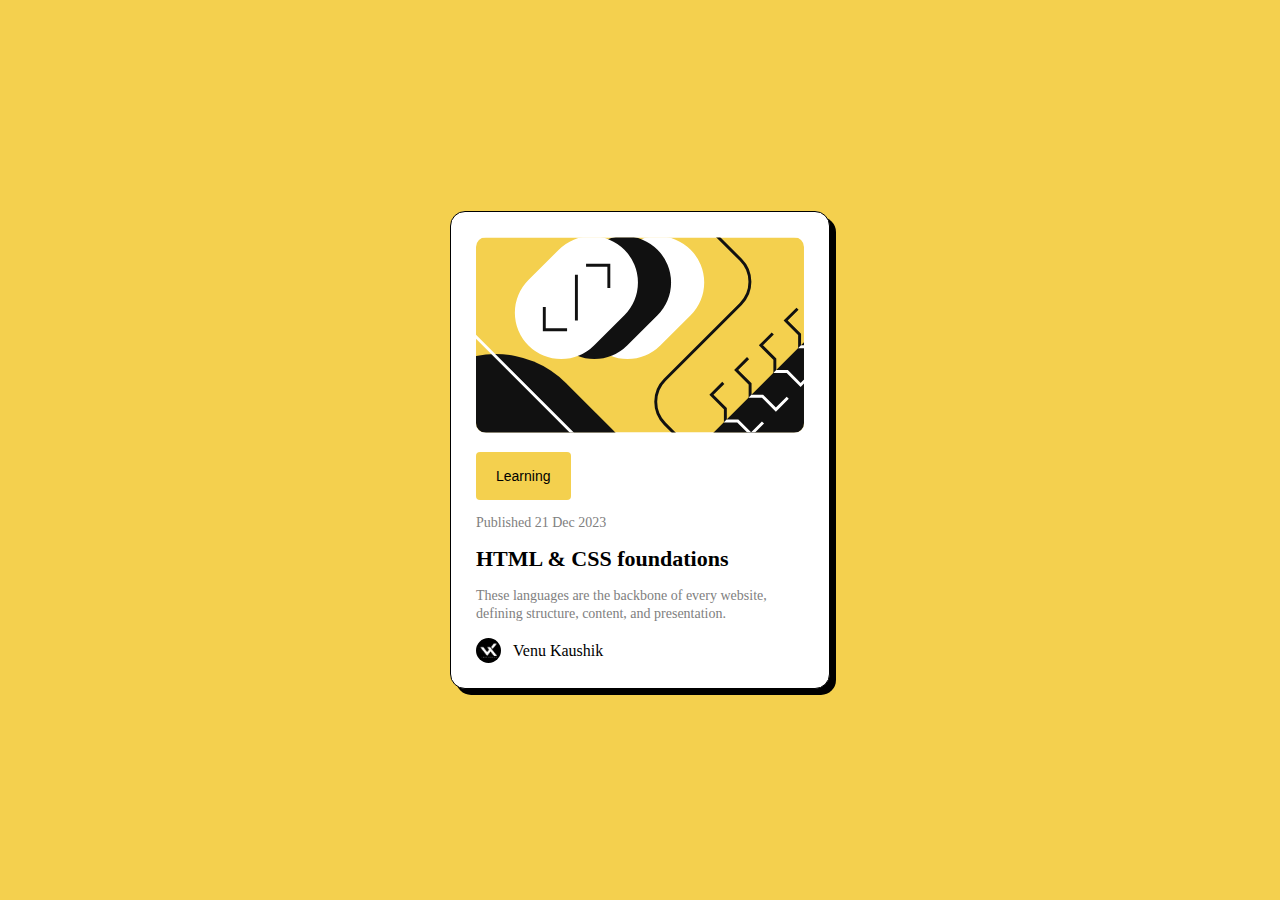
<file: blog preview card/index.html>
<!DOCTYPE html>
<html lang="en">
  <head>
    <meta charset="UTF-8" />
    <meta name="viewport" content="width=device-width, initial-scale=1.0" />
    <link
      rel="shortcut icon"
      href="assests/favicon-32x32.png"
      type="image/x-icon"
    />
    <link rel="stylesheet" href="style.css" />
    <title>Frontend Mentor | Blog preview card</title>
  </head>
  <body>
    <div class="wrapper">
      <div class="card">
        <img src="assests/illustration-article.svg" alt="" />
        <button>Learning</button>
        <p class="publication">Published 21 Dec 2023</p>
        <h2 class="heading">HTML & CSS foundations</h2>
        <p class="desc">
          These languages are the backbone of every website, defining structure,
          content, and presentation.
        </p>
        <div class="about">
          <img src="assests/VENU_KAUSHIK.png" alt="" />
          <p class="name">Venu Kaushik</p>
        </div>
      </div>
    </div>
  </body>
</html>
</file>
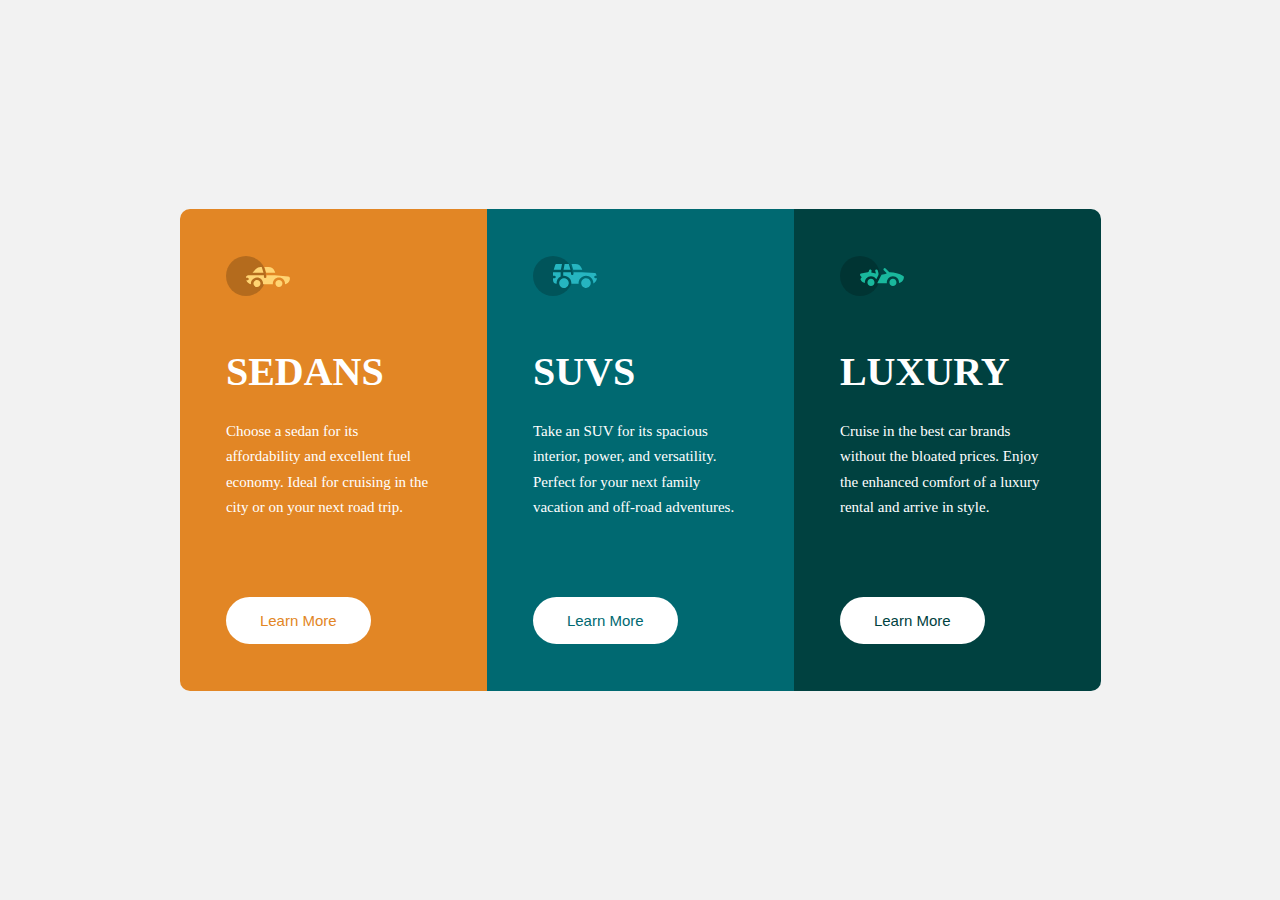
<file: previewCardComponent/index.html>
<!DOCTYPE html>
<html lang="en">
  <head>
    <meta charset="UTF-8" />
    <meta name="viewport" content="width=device-width, initial-scale=1.0" />
    <title>Frontend Mentor | 3-column preview card component</title>
    <link rel="stylesheet" href="style.css" />
    <link
      rel="shortcut icon"
      href="assests/favicon-32x32.png"
      type="image/x-icon"
    />
  </head>
  <body>
    <div class="container">
      <div class="sedan-box card">
        <div class="image">
          <img src="assests/icon-sedans.svg" alt="" />
        </div>
        <div class="about">
          <h1>SEDANS</h1>
          <p>
            Choose a sedan for its affordability and excellent fuel economy.
            Ideal for cruising in the city or on your next road trip.
          </p>
        </div>
        <div class="more-btn">
          <button>Learn More</button>
        </div>
      </div>
      <div class="suv-box card">
        <div class="image"><img src="assests/icon-suvs.svg" alt="" /></div>
        <div class="about">
          <h1>SUVS</h1>
          <p>
            Take an SUV for its spacious interior, power, and versatility.
            Perfect for your next family vacation and off-road adventures.
          </p>
        </div>
        <div class="more-btn">
          <button>Learn More</button>
        </div>
      </div>
      <div class="luxury-box card">
        <div class="image">
          <img src="assests/icon-luxury.svg" alt="" />
        </div>
        <div class="about">
          <h1>LUXURY</h1>
          <p>
            Cruise in the best car brands without the bloated prices. Enjoy the
            enhanced comfort of a luxury rental and arrive in style.
          </p>
        </div>
        <div class="more-btn">
          <button>Learn More</button>
        </div>
      </div>
    </div>
  </body>
</html>
</file>
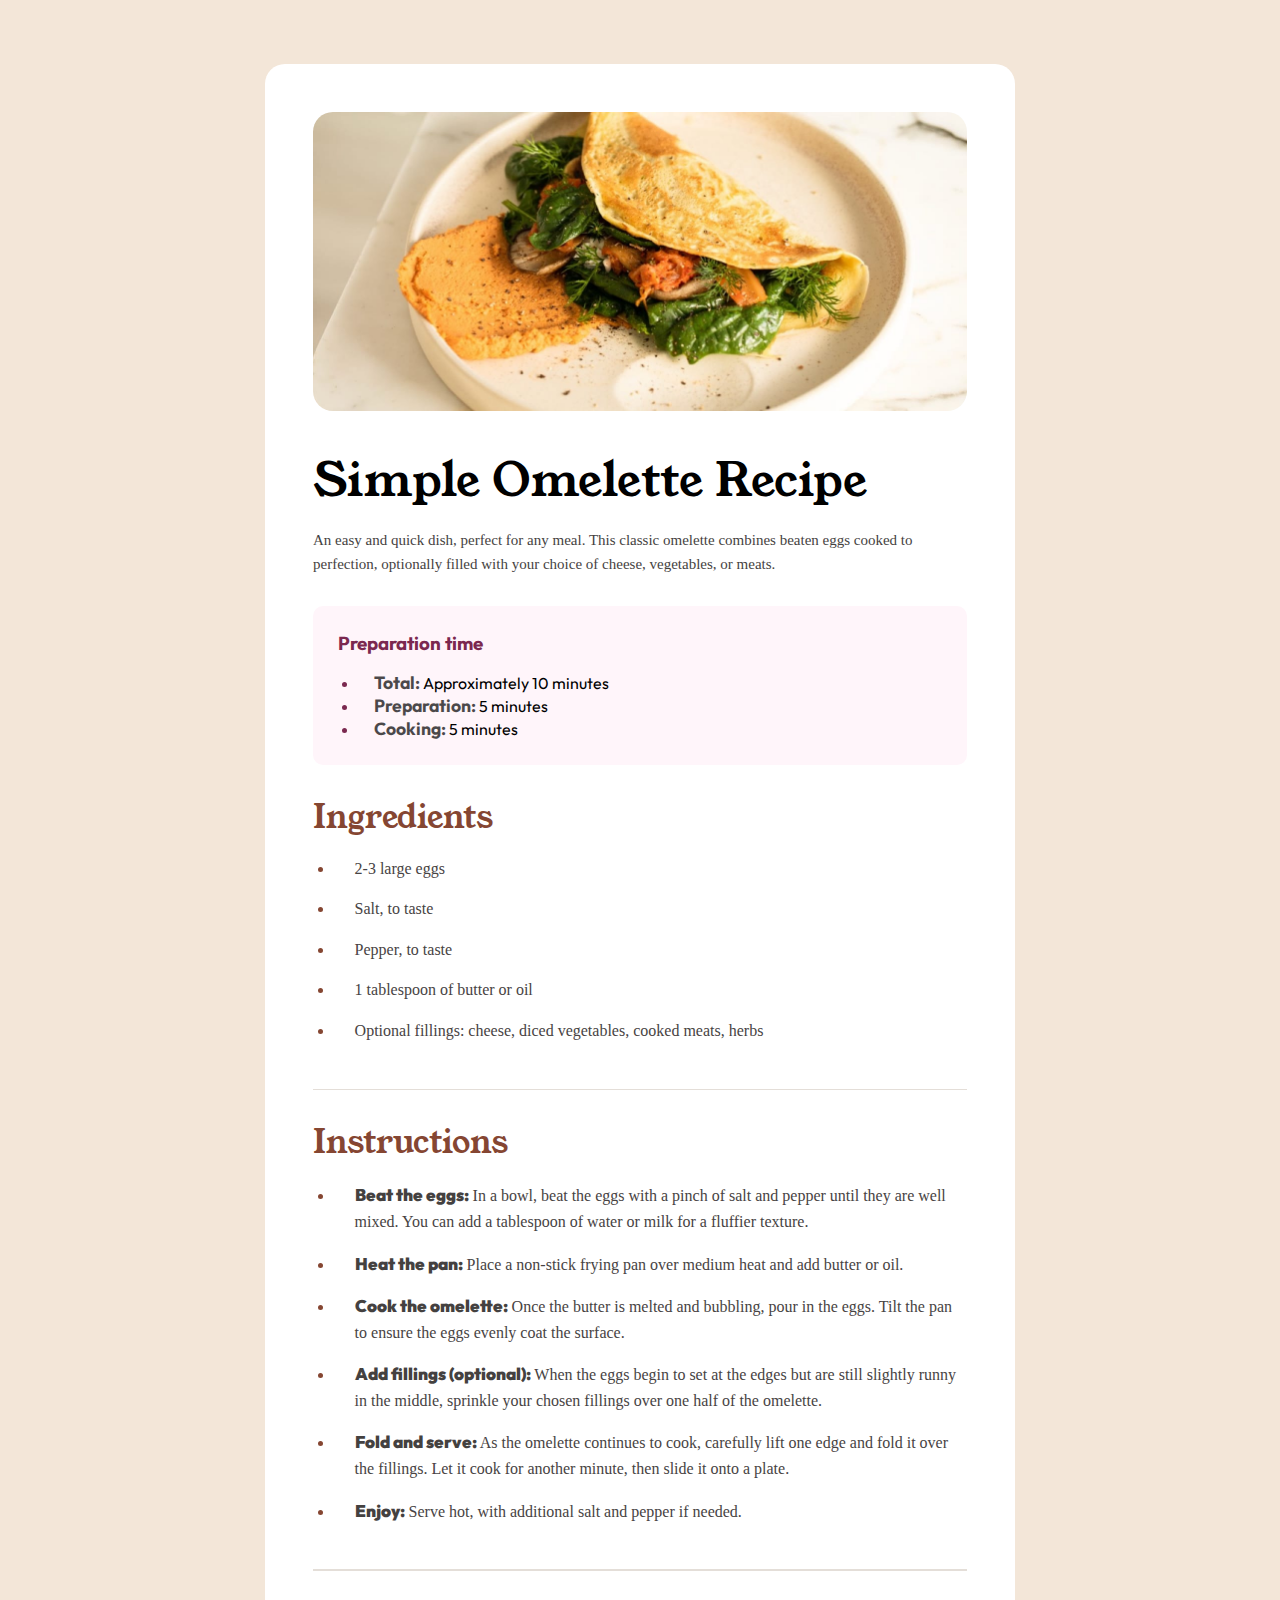
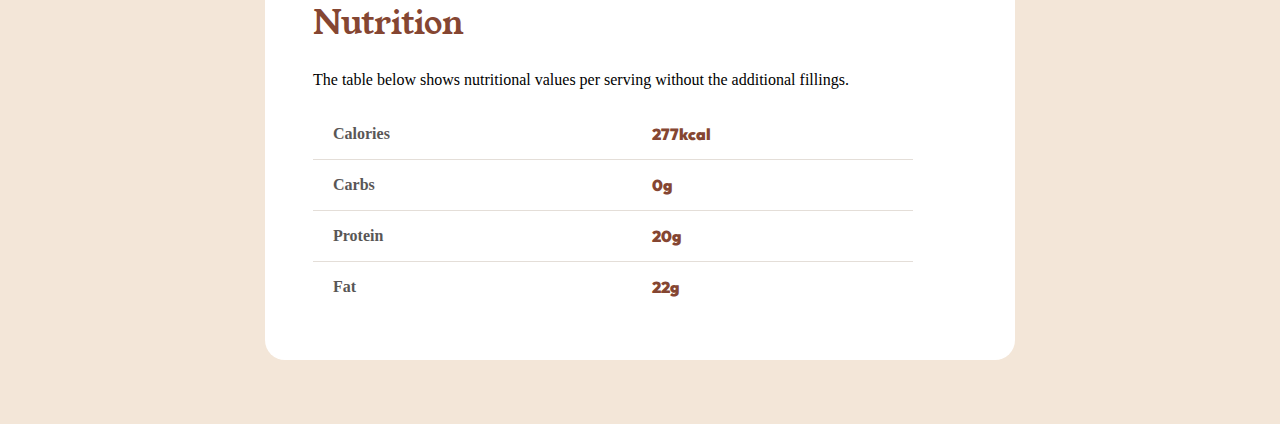
<file: recipe page/index.html>
<!DOCTYPE html>
<html lang="en">
  <head>
    <meta charset="UTF-8" />
    <meta name="viewport" content="width=device-width, initial-scale=1.0" />
    <title>Frontend Mentor | Recipe page</title>
    <link
      rel="shortcut icon"
      href="assests/favicon-32x32.png"
      type="image/x-icon"
    />
    <link rel="stylesheet" href="style.css" />
  </head>
  <body>
    <div class="wrapper">
      <div class="card-img">
        <img src="assests/image-omelette.jpeg" alt="" />
      </div>
      <div class="card-content">
        <div class="about">
          <h1 class="about-heading">Simple Omelette Recipe</h1>
          <p class="desc">
            An easy and quick dish, perfect for any meal. This classic omelette
            combines beaten eggs cooked to perfection, optionally filled with
            your choice of cheese, vegetables, or meats.
          </p>
        </div>
        <div class="prep-box">
          <h3>Preparation time</h3>
          <ul>
            <li><span>Total:</span> Approximately 10 minutes</li>
            <li><span>Preparation:</span> 5 minutes</li>
            <li><span>Cooking:</span> 5 minutes</li>
          </ul>
        </div>
        <div class="ingredients">
          <h2 class="heading">Ingredients</h2>
          <ul>
            <li>2-3 large eggs</li>
            <li>Salt, to taste</li>
            <li>Pepper, to taste</li>
            <li>1 tablespoon of butter or oil</li>
            <li>
              Optional fillings: cheese, diced vegetables, cooked meats, herbs
            </li>
          </ul>
        </div>
        <div class="seperator"></div>
        <div class="instructions">
          <h2 class="heading">Instructions</h2>
          <ul>
            <li>
              <span>Beat the eggs:</span> In a bowl, beat the eggs with a pinch
              of salt and pepper until they are well mixed. You can add a
              tablespoon of water or milk for a fluffier texture.
            </li>
            <li>
              <span>Heat the pan:</span> Place a non-stick frying pan over
              medium heat and add butter or oil.
            </li>
            <li>
              <span>Cook the omelette:</span> Once the butter is melted and
              bubbling, pour in the eggs. Tilt the pan to ensure the eggs evenly
              coat the surface.
            </li>
            <li>
              <span>Add fillings (optional):</span> When the eggs begin to set
              at the edges but are still slightly runny in the middle, sprinkle
              your chosen fillings over one half of the omelette.
            </li>
            <li>
              <span>Fold and serve:</span> As the omelette continues to cook,
              carefully lift one edge and fold it over the fillings. Let it cook
              for another minute, then slide it onto a plate.
            </li>
            <li>
              <span>Enjoy:</span> Serve hot, with additional salt and pepper if
              needed.
            </li>
          </ul>
        </div>
        <div class="seperator"></div>
        <div class="nutri-val">
          <h2 class="heading">Nutrition</h2>
          <p>
            The table below shows nutritional values per serving without the
            additional fillings.
          </p>
          <table>
            <tbody>
              <tr>
                <th>Calories</th>
                <td>277kcal</td>
              </tr>
              <tr>
                <th>Carbs</th>
                <td>0g</td>
              </tr>
              <tr>
                <th>Protein</th>
                <td>20g</td>
              </tr>
              <tr>
                <th>Fat</th>
                <td>22g</td>
              </tr>
            </tbody>
          </table>
        </div>
      </div>
    </div>
  </body>
</html>
</file>
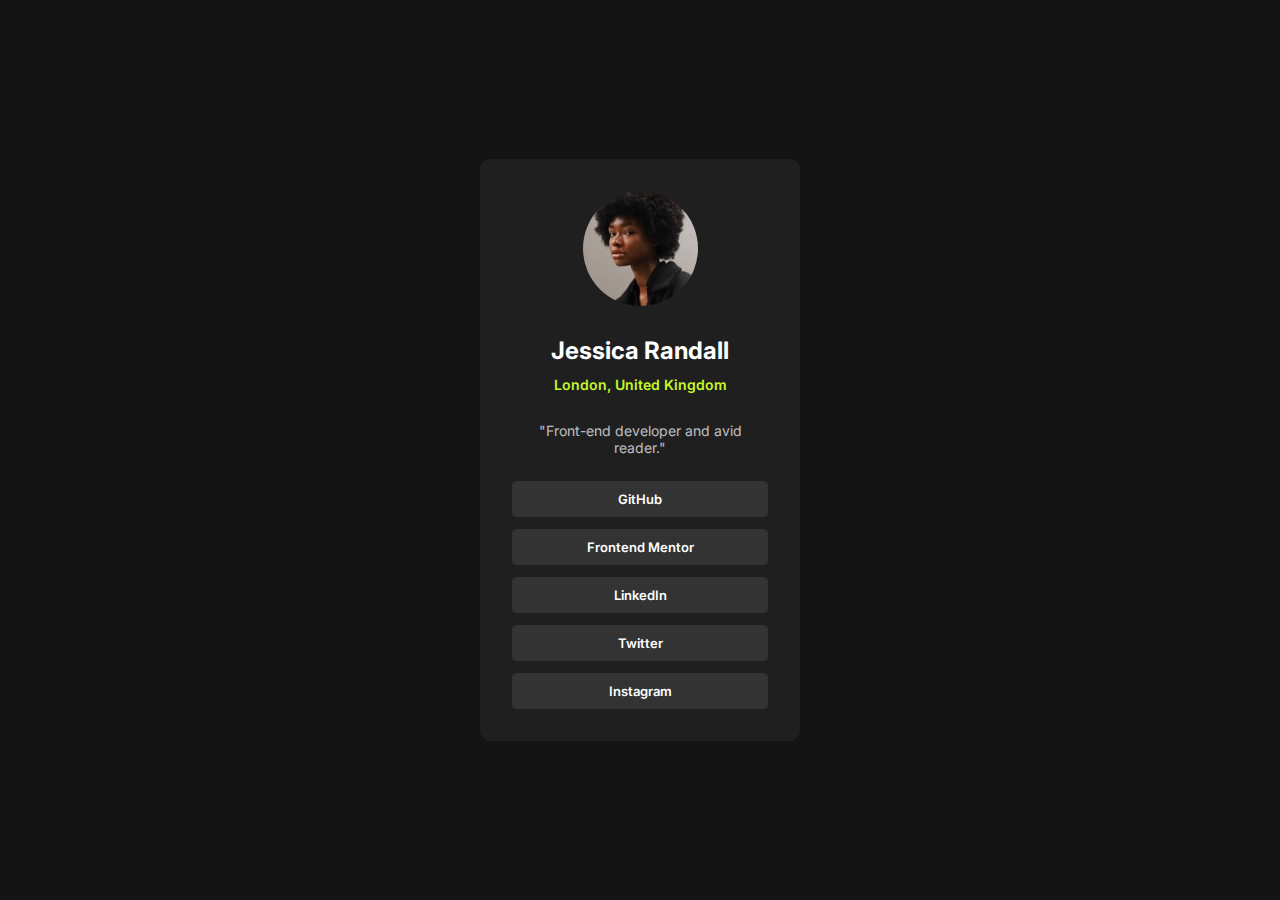
<file: socialLinkProfile/index.html>
<!DOCTYPE html>
<html lang="en">
  <head>
    <meta charset="UTF-8" />
    <meta name="viewport" content="width=device-width, initial-scale=1.0" />
    <title>Frontend Mentor | Social links profile</title>
    <!-- <link rel="preconnect" href="https://fonts.googleapis.com" />
    <link rel="preconnect" href="https://fonts.gstatic.com" crossorigin />
    <link
      href="https://fonts.googleapis.com/css2?family=Inter:wght@400;600;700&display=swap"
      rel="stylesheet"
    /> -->
    <link
      rel="shortcut icon"
      href="images/favicon-32x32.png"
      type="image/x-icon"
    />
    <link rel="stylesheet" href="style.css" />
  </head>
  <body>
    <div class="container">
      <div class="inner-container">
        <div class="avatar">
          <img src="images/avatar-jessica.jpeg" />
        </div>
        <div class="about">
          Jessica Randall <br />
          <span>London, United Kingdom</span>
        </div>
        <div class="description">"Front-end developer and avid reader."</div>

        <!-- buttons -->
        <div class="btns">
          <button class="btn">GitHub</button>
          <button class="btn">Frontend Mentor</button>
          <button class="btn">LinkedIn</button>
          <button class="btn">Twitter</button>
          <button class="btn">Instagram</button>
        </div>
      </div>
    </div>
  </body>
</html>
</file>
<file: blog preview card/style.css>
* {
  margin: 0;
  padding: 0;
  box-sizing: border-box;
}

body {
  min-height: 100vh;
  display: flex;
  align-items: center;
  justify-content: center;
  background: hsl(47, 88%, 63%);
}

.wrapper {
  max-width: 380px;
  background: #ffffff;
  padding: 25px;
  border: 1px solid rgb(0, 0, 0);
  box-shadow: 6px 6px;
  border-radius: 15px;
}

img {
  width: 100%;
  border-radius: 10px;
}

button {
  border-radius: 4px;
  font-size: 14px;
  margin-block: 15px;
  padding: 16px 20px;
  border: none;
  background: hsl(47, 88%, 63%);
}

.publication {
  margin-bottom: 15px;
  font-size: 14px;
  color: gray;
}

.heading {
  font-size: 22px;
}

.desc {
  font-size: 14px;
  color: gray;
  width: 320px;
  line-height: 1.3;
  margin-block: 15px;
}

.about {
  display: flex;
  gap: 12px;
  align-items: center;
}

.about img {
  width: 25px;
  border-radius: 50%;
}
</file>
<file: previewCardComponent/style.css>
@import url("https://fonts.googleapis.com/css2?family=Lexend+Deca&display=swap");

* {
  margin: 0;
  padding: 0;
  box-sizing: border-box;
}

:root {
  --primary-clr: #ffffff;
  --sedan-clr: #e28625;
  --suv-clr: #006971;
  --luxury-clr: #004140;
}

body {
  min-height: 100vh;
  min-width: 100%;
  display: flex;
  justify-content: center;
  align-items: center;
  background: #f2f2f2;
}

.container {
  width: 921px;
  display: flex;
}

.about {
  color: var(--primary-clr);
}

.card {
  display: flex;
  flex-direction: column;
  padding: 2.9rem 3.5rem 2.9rem 2.9rem;
}

h1 {
  font-size: 40px;
}

p {
  font-size: 15px;
  line-height: 1.7;
}

.sedan-box {
  border-radius: 10px 0 0 10px;
  width: 307px;
  background-color: var(--sedan-clr);
}

.suv-box {
  width: 307px;
  background-color: var(--suv-clr);
}

.luxury-box {
  border-radius: 0 10px 10px 0;
  width: 307px;
  background-color: var(--luxury-clr);
}

.about {
  padding-top: 48px;
  display: flex;
  flex-direction: column;
  gap: 1.5rem;
}

button {
  cursor: url(assests/pointer_image.svg), auto;
  margin-top: 4.8rem;
  font-size: 15px;
  border: none;
  padding: 15px 34px;
  border-radius: 30px;
}

.sedan-box button {
  color: var(--sedan-clr);
  background-color: var(--primary-clr);
}

.sedan-box button:hover {
  background-color: var(--sedan-clr);
  color: var(--primary-clr);
  border: 2px solid var(--primary-clr);
}

.suv-box button {
  color: var(--suv-clr);
  background-color: var(--primary-clr);
}

.suv-box button:hover {
  background-color: var(--suv-clr);
  color: var(--primary-clr);
  border: 2px solid var(--primary-clr);
}

.luxury-box button {
  color: var(--luxury-clr);
  background-color: var(--primary-clr);
}

.luxury-box button:hover {
  background-color: var(--luxury-clr);
  color: var(--primary-clr);
  border: 2px solid var(--primary-clr);
}

@media (max-width: 768px) {
  body {
    padding: 7rem;
  }

  .container {
    display: block;
  }

  h1 {
    font-size: 60px;
  }
  p {
    font-size: 22px;
  }
  .card {
    width: 407px;
    padding: 2.9rem 5rem 2.9rem 4rem;
  }

  .sedan-box {
    border-radius: 10px 10px 0 0;
  }

  .luxury-box {
    border-radius: 0 0 10px 10px;
  }

  button {
    font-size: 21px;
    padding: 18px 50px;
  }
}
</file>
<file: recipe page/style.css>
@import url("https://fonts.googleapis.com/css2?family=Young+Serif&display=swap");
@import url("https://fonts.googleapis.com/css2?family=Outfit:wght@100;200;300;400;500;600;700&display=swap");

* {
  margin: 0;
  padding: 0;
  box-sizing: border-box;
}

:root {
  --White: hsl(0, 0%, 100%);
  --Rose-White: hsl(330, 100%, 98%);
  --Eggshell: hsl(30, 54%, 90%);
  --Light-Grey: hsl(30, 18%, 87%);
  --Wenge-Brown: hsl(30, 10%, 34%);
  --Dark-Charcoal: hsl(24, 5%, 18%);
  --Nutmeg: hsl(14, 45%, 36%);
  --Dark-Raspberry: hsl(332, 51%, 32%);
}

body {
  padding: 4rem 2rem;
  background-color: var(--Eggshell);
  min-height: 100vh;
  display: flex;
  align-items: center;
  justify-content: center;
}

.wrapper {
  max-width: 750px;
  background-color: var(--White);
  border-radius: 20px;
  overflow: hidden;
}

.card-img {
  padding: 3rem 3rem 2rem;
}

.card-content {
  padding: 0 3rem 3rem 3rem;
  display: flex;
  flex-direction: column;
  gap: 30px;
}
img {
  width: 100%;
  border-radius: 20px;
}

.about {
  display: flex;
  flex-direction: column;
  gap: 15px;
}

.about-heading {
  font-family: "Young serif", sans-serif;
  font-weight: 400;
  font-size: 47px;
}

.desc {
  font-size: 15px;
  color: var(--Dark-Charcoal);
  opacity: 0.9;
  line-height: 1.6;
}

.prep-box {
  background-color: var(--Rose-White);
  padding: 1.55rem;
  border-radius: 10px;
  font-family: "Outfit", sans-serif;
}

.prep-box h3 {
  color: var(--Dark-Raspberry);
}

.prep-box ul {
  padding: 1rem 0 0 1.3rem;
}

.prep-box ul li::marker {
  list-style: disc;
  color: var(--Dark-Raspberry);
}

.prep-box ul li {
  padding-left: 0.95rem;
}

.prep-box span {
  font-weight: bold;
  opacity: 0.7;
  font-size: 1.1rem;
}

.heading {
  font-family: "Young serif", sans-serif;
  font-weight: 400;
  font-size: 32px;
  color: var(--Nutmeg);
}

.ingredients ul,
.instructions ul {
  padding: 1rem 0 0 1.3rem;
}

.ingredients ul li,
.instructions ul li {
  padding-bottom: 15px;
  color: rgb(71, 67, 67);
  padding-left: 1.3rem;
  line-height: 1.6;
}

.ingredients ul li::marker,
.instructions ul li::marker {
  opacity: 1;
  color: var(--Nutmeg);
}

.seperator {
  width: 100%;
  background-color: var(--Light-Grey);
  height: 1.7px;
}

.instructions ul li span {
  color: var(--Dark-Charcoal);
  font-family: "Outfit", sans-serif;
  opacity: 0.9;
  font-weight: 900;
  font-size: 17px;
}

.nutri-val p {
  padding-top: 25px;
}

table {
  margin-top: 20px;
  width: 600px;
  border-spacing: 20px;
  border-collapse: collapse;
}

th {
  padding-left: 20px;
  text-align: left;
  color: var(--Dark-Charcoal);
  opacity: 0.8;
  font-weight: 600;
}

td {
  font-family: "Outfit", sans-serif;
  font-weight: 900;
  color: var(--Nutmeg);
}

th,
td {
  padding-block: 15px;
}

tr:not(:last-child) {
  border-bottom: 1px solid var(--Light-Grey);
}

/* mobile responsive */

@media (max-width: 553px) {
  body {
    margin: 0;
    padding: 0;
    display: block;
  }

  .wrapper {
    padding-block: 0;
    width: 100%;
    border-radius: 0;
  }
  .card-content {
    padding: 0 2rem 2rem 2rem;
  }

  .about-heading {
    font-size: 38px;
  }

  .card-img {
    padding: 0 0 2rem;
  }

  img {
    border-radius: 0;
  }

  table {
    width: 400px;
    border-spacing: 10px;
  }

  th {
    padding-left: 0;
  }
}
</file>
<file: socialLinkProfile/style.css>
@import url("https://fonts.googleapis.com/css2?family=Inter:wght@400;600;700&display=swap");
* {
  margin: 0;
  padding: 0;
  box-sizing: border-box;
  font-family: "Inter", sans-serif;
}
:root {
  /* COLORS */
  --dark-grey: hsl(0, 0%, 12%);
  --green: hsl(75, 94%, 57%);
  --grey: hsl(0, 0%, 20%);
  --off-black: hsl(0, 0%, 8%);
  --white: hsl(0, 0%, 100%);
}

.container {
  background: var(--off-black);
  min-height: 100vh;
  display: flex;
  justify-content: center;
  align-items: center;
}

.inner-container {
  text-align: center;
  display: flex;
  justify-content: center;
  align-items: center;
  flex-direction: column;
  gap: 25px;
  border-radius: 10px;
  width: 320px;
  padding: 2rem;
  background: var(--dark-grey);
}

.avatar {
  text-align: center;
}

.avatar img {
  width: 115px;
  border-radius: 50%;
}

.about {
  color: var(--white);
  font-size: 24px;
  font-weight: 700;
  line-height: 1.3;
  text-align: center;
}

.about span {
  font-size: 14px;
  font-weight: 600;
  color: var(--green);
}

.description {
  opacity: 0.7;
  color: var(--white);
  font-size: 14px;
  font-weight: 400;
}

.btns {
  display: flex;
  width: 100%;
  flex-direction: column;
  gap: 12px;
}

.btn {
  cursor: pointer;
  background: var(--grey);
  color: var(--white);
  font-size: 13px;
  font-weight: 600;
  border: none;
  width: 100%;
  border-radius: 5px;
  padding-block: 10px;
  letter-spacing: 0.9 px;
}

.btn:hover {
  color: var(--grey);
  background: var(--green);
}
</file>
